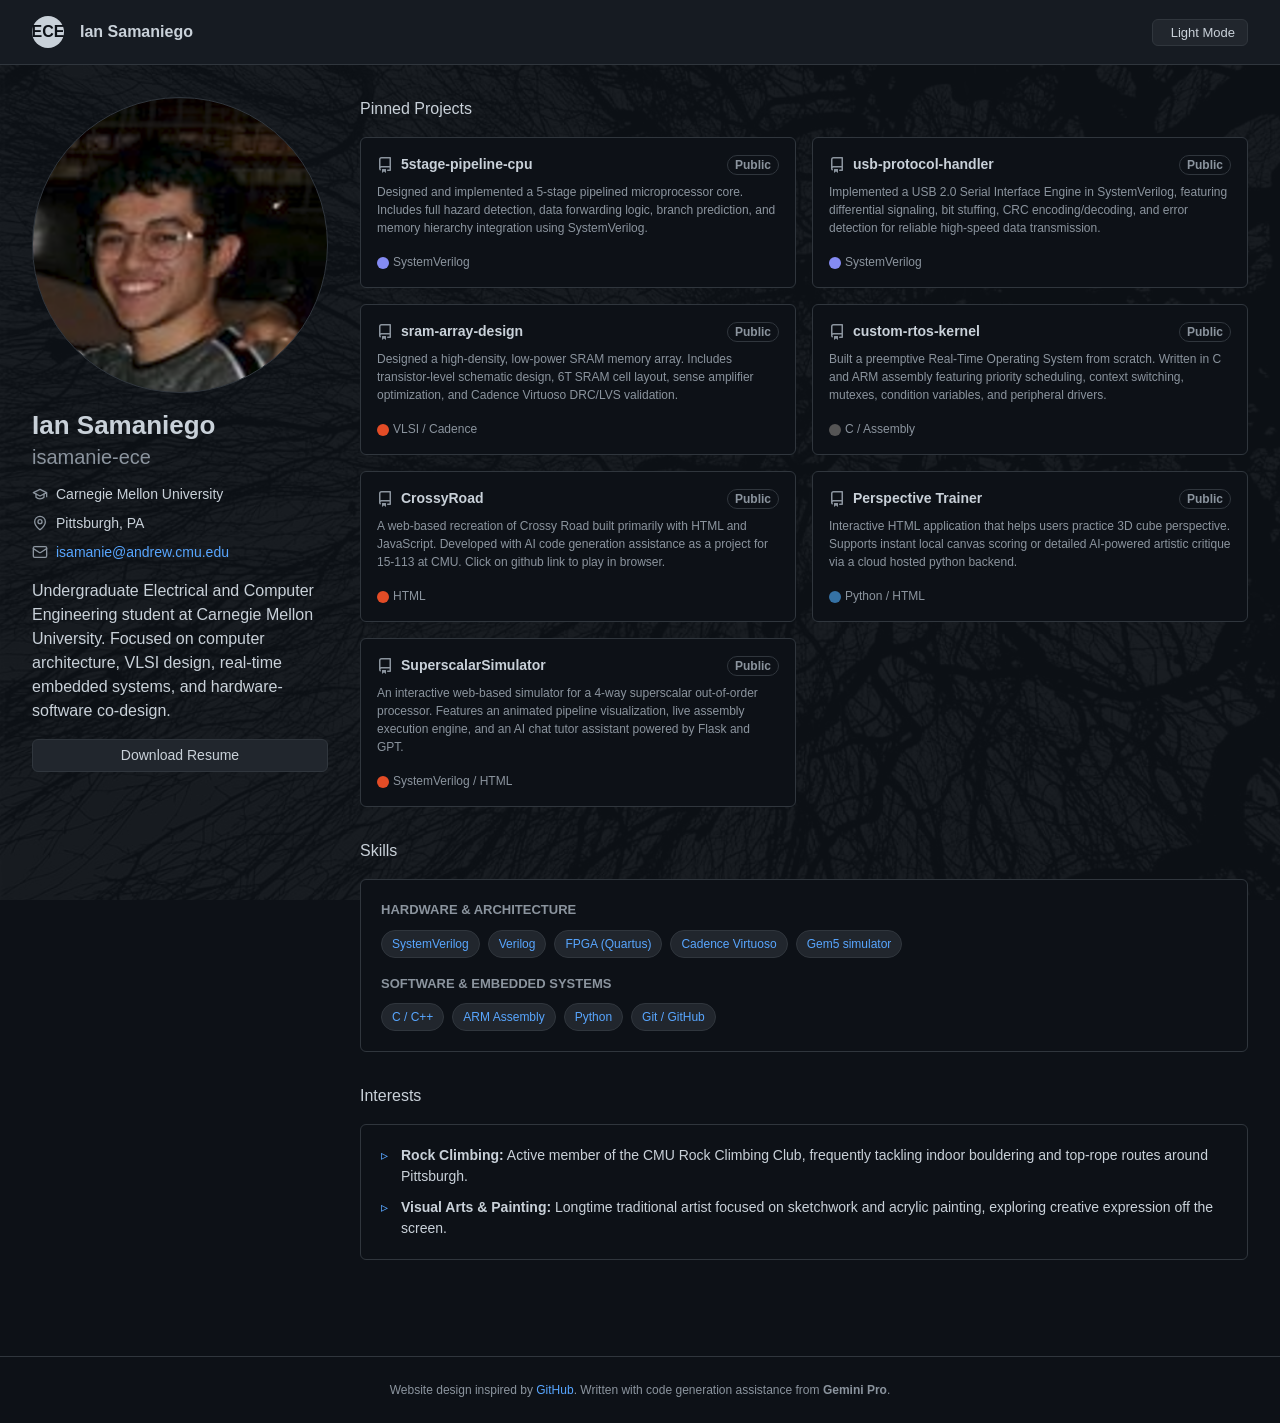
<file: index.html>
<!DOCTYPE html>
<html lang="en">
<head>
    <meta charset="UTF-8">
    <meta name="viewport" content="width=device-width, initial-scale=1.0">
    <title>Portfolio | ECE Undergrad</title>
    <link rel="stylesheet" href="style.css" />
</head>
<body>

    <header>
        <div class="header-brand">
            <div class="header-logo">ECE</div>
            Ian Samaniego
        </div>
        <button class="theme-toggle-btn" id="themeToggleBtn" onclick="toggleTheme()">
            <span id="themeIcon"></span> <span id="themeText">Light Mode</span>
        </button>
    </header>

    <div class="container">
        <aside class="sidebar">
            <div class="avatar"></div>
            <div class="names">
                <h1>Ian Samaniego</h1>
                <h2>isamanie-ece</h2>
            </div>

            <div class="contact-info">
                <ul>
                    <li>
                        <svg class="contact-icon" viewBox="0 0 24 24" stroke-width="2" stroke-linecap="round" stroke-linejoin="round">
                            <path d="M22 10v6M2 10l10-5 10 5-10 5z"/>
                            <path d="M6 12v5c3 3 9 3 12 0v-5"/>
                        </svg>
                        Carnegie Mellon University
                    </li>
                    <li>
                        <svg class="contact-icon" viewBox="0 0 24 24" stroke-width="2" stroke-linecap="round" stroke-linejoin="round">
                            <path d="M20 10c0 4.993-5.539 10.193-7.399 11.799a1 1 0 0 1-1.202 0C9.539 20.193 4 14.993 4 10a8 8 0 0 1 16 0"/>
                            <circle cx="12" cy="10" r="3"/>
                        </svg>
                        Pittsburgh, PA
                    </li>
                    <li>
                        <svg class="contact-icon" viewBox="0 0 24 24" stroke-width="2" stroke-linecap="round" stroke-linejoin="round">
                            <rect width="20" height="16" x="2" y="4" rx="2"/>
                            <path d="m22 7-8.97 5.7a1.94 1.94 0 0 1-2.06 0L2 7"/>
                        </svg>
                        <a href="mailto:isamanie@andrew.cmu.edu">isamanie@andrew.cmu.edu</a>
                    </li>
                </ul>
            </div>

            <div class="bio">
                Undergraduate Electrical and Computer Engineering student at Carnegie Mellon University. Focused on computer architecture, VLSI design, real-time embedded systems, and hardware-software co-design.
            </div>
            <a href="example_resume.txt" class="btn-edit">Download Resume</a>
        </aside>

        <main class="main-content">
            <h2 class="section-header">Pinned Projects</h2>
            <div class="projects-grid">
                
                <div class="project-card" onclick="openProjectModal(
                    '5stage-pipeline-cpu', 
                    'https://github.com/janedoe-ece/5stage-pipeline-cpu',
                    'src/ core.sv, alu.sv, hazard_unit.sv',
                    'Designed and implemented a 5-stage pipelined microprocessor core. Includes full hazard detection, data forwarding logic, branch prediction, and memory hierarchy integration using SystemVerilog.'
                )">
                    <div class="project-title">
                        <svg viewBox="0 0 16 16" width="16" height="16"><path fill-rule="evenodd" d="M2 2.5A2.5 2.5 0 014.5 0h8.75a.75.75 0 01.75.75v12.5a.75.75 0 01-.75.75h-2.5a.75.75 0 110-1.5h1.75v-2h-8a1 1 0 00-.714 1.7.75.75 0 01-1.072 1.05A2.495 2.495 0 012 11.5v-9zm10.5-1V9h-8c-.356 0-.694.074-1 .208V2.5a1 1 0 011-1h8zM5 12.25v3.25a.25.25 0 00.4.2l1.45-1.087a.25.25 0 01.3 0L8.6 15.7a.25.25 0 00.4-.2v-3.25a.25.25 0 00-.25-.25h-3.5a.25.25 0 00-.25.25z"></path></svg>
                        <span>5stage-pipeline-cpu</span>
                        <span class="project-badge">Public</span>
                    </div>
                    <p class="project-desc">Designed and implemented a 5-stage pipelined microprocessor core. Includes full hazard detection, data forwarding logic, branch prediction, and memory hierarchy integration using SystemVerilog.</p>
                    <div class="project-meta">
                        <span><span class="lang-dot" style="background-color: var(--verilog-color);"></span>SystemVerilog</span>
                    </div>
                </div>

                <div class="project-card" onclick="openProjectModal(
                    'usb-protocol-handler', 
                    'https://github.com/janedoe-ece/usb-protocol-handler',
                    'rtl/ usb_sie.sv, crc16.sv, bit_stuffer.sv',
                    'Implemented a USB 2.0 Serial Interface Engine in SystemVerilog, featuring differential signaling, bit stuffing, CRC encoding/decoding, and error detection for reliable high-speed data transmission.'
                )">
                    <div class="project-title">
                        <svg viewBox="0 0 16 16" width="16" height="16"><path fill-rule="evenodd" d="M2 2.5A2.5 2.5 0 014.5 0h8.75a.75.75 0 01.75.75v12.5a.75.75 0 01-.75.75h-2.5a.75.75 0 110-1.5h1.75v-2h-8a1 1 0 00-.714 1.7.75.75 0 01-1.072 1.05A2.495 2.495 0 012 11.5v-9zm10.5-1V9h-8c-.356 0-.694.074-1 .208V2.5a1 1 0 011-1h8zM5 12.25v3.25a.25.25 0 00.4.2l1.45-1.087a.25.25 0 01.3 0L8.6 15.7a.25.25 0 00.4-.2v-3.25a.25.25 0 00-.25-.25h-3.5a.25.25 0 00-.25.25z"></path></svg>
                        <span>usb-protocol-handler</span>
                        <span class="project-badge">Public</span>
                    </div>
                    <p class="project-desc">Implemented a USB 2.0 Serial Interface Engine in SystemVerilog, featuring differential signaling, bit stuffing, CRC encoding/decoding, and error detection for reliable high-speed data transmission.</p>
                    <div class="project-meta">
                        <span><span class="lang-dot" style="background-color: var(--verilog-color);"></span>SystemVerilog</span>
                    </div>
                </div>

                <div class="project-card" onclick="openProjectModal(
                    'sram-array-design', 
                    'https://github.com/janedoe-ece/sram-array-design',
                    'layout/ sram_6t.gds, schematics/ sense_amp.sch',
                    'Designed a high-density, low-power SRAM memory array. Includes transistor-level schematic design, 6T SRAM cell layout, sense amplifier optimization, and Cadence Virtuoso DRC/LVS validation.'
                )">
                    <div class="project-title">
                        <svg viewBox="0 0 16 16" width="16" height="16"><path fill-rule="evenodd" d="M2 2.5A2.5 2.5 0 014.5 0h8.75a.75.75 0 01.75.75v12.5a.75.75 0 01-.75.75h-2.5a.75.75 0 110-1.5h1.75v-2h-8a1 1 0 00-.714 1.7.75.75 0 01-1.072 1.05A2.495 2.495 0 012 11.5v-9zm10.5-1V9h-8c-.356 0-.694.074-1 .208V2.5a1 1 0 011-1h8zM5 12.25v3.25a.25.25 0 00.4.2l1.45-1.087a.25.25 0 01.3 0L8.6 15.7a.25.25 0 00.4-.2v-3.25a.25.25 0 00-.25-.25h-3.5a.25.25 0 00-.25.25z"></path></svg>
                        <span>sram-array-design</span>
                        <span class="project-badge">Public</span>
                    </div>
                    <p class="project-desc">Designed a high-density, low-power SRAM memory array. Includes transistor-level schematic design, 6T SRAM cell layout, sense amplifier optimization, and Cadence Virtuoso DRC/LVS validation.</p>
                    <div class="project-meta">
                        <span><span class="lang-dot" style="background-color: var(--hardware-color);"></span>VLSI / Cadence</span>
                    </div>
                </div>

                <div class="project-card" onclick="openProjectModal(
                    'custom-rtos-kernel', 
                    'https://github.com/janedoe-ece/custom-rtos-kernel',
                    'kernel/ scheduler.c, context_switch.s, mutex.c',
                    'Built a preemptive Real-Time Operating System from scratch. Written in C and ARM assembly featuring priority scheduling, context switching, mutexes, condition variables, and peripheral drivers.'
                )">
                    <div class="project-title">
                        <svg viewBox="0 0 16 16" width="16" height="16"><path fill-rule="evenodd" d="M2 2.5A2.5 2.5 0 014.5 0h8.75a.75.75 0 01.75.75v12.5a.75.75 0 01-.75.75h-2.5a.75.75 0 110-1.5h1.75v-2h-8a1 1 0 00-.714 1.7.75.75 0 01-1.072 1.05A2.495 2.495 0 012 11.5v-9zm10.5-1V9h-8c-.356 0-.694.074-1 .208V2.5a1 1 0 011-1h8zM5 12.25v3.25a.25.25 0 00.4.2l1.45-1.087a.25.25 0 01.3 0L8.6 15.7a.25.25 0 00.4-.2v-3.25a.25.25 0 00-.25-.25h-3.5a.25.25 0 00-.25.25z"></path></svg>
                        <span>custom-rtos-kernel</span>
                        <span class="project-badge">Public</span>
                    </div>
                    <p class="project-desc">Built a preemptive Real-Time Operating System from scratch. Written in C and ARM assembly featuring priority scheduling, context switching, mutexes, condition variables, and peripheral drivers.</p>
                    <div class="project-meta">
                        <span><span class="lang-dot" style="background-color: var(--c-color);"></span>C / Assembly</span>
                    </div>
                </div>
                <div class="project-card" onclick="openProjectModal(
                    'CrossyRoad', 
                    'CrossyRoad/index.html', 
                    'index.html, style.css, script.js',
                    'A web-based recreation of Crossy Road built primarily with HTML and JavaScript. Developed with AI code generation assistance as a project for 15-113 at CMU. Click on github link to play game in browser'
                )">
                    <div class="project-title">
                        <svg viewBox="0 0 16 16" width="16" height="16"><path fill-rule="evenodd" d="M2 2.5A2.5 2.5 0 014.5 0h8.75a.75.75 0 01.75.75v12.5a.75.75 0 01-.75.75h-2.5a.75.75 0 110-1.5h1.75v-2h-8a1 1 0 00-.714 1.7.75.75 0 01-1.072 1.05A2.495 2.495 0 012 11.5v-9zm10.5-1V9h-8c-.356 0-.694.074-1 .208V2.5a1 1 0 011-1h8zM5 12.25v3.25a.25.25 0 00.4.2l1.45-1.087a.25.25 0 01.3 0L8.6 15.7a.25.25 0 00.4-.2v-3.25a.25.25 0 00-.25-.25h-3.5a.25.25 0 00-.25.25z"></path></svg>
                        <span>CrossyRoad</span>
                        <span class="project-badge">Public</span>
                    </div>
                    <p class="project-desc">A web-based recreation of Crossy Road built primarily with HTML and JavaScript. Developed with AI code generation assistance as a project for 15-113 at CMU. Click on github link to play in browser.</p>
                    <div class="project-meta">
                        <span><span class="lang-dot" style="background-color: var(--hardware-color);"></span>HTML</span>
                    </div>
                </div>
                
                <div class="project-card" onclick="openProjectModal(
                    'Perspective Trainer', 
                    'PerspectiveTrainer/templates/index.html', 
                    'index.html, app.py, script.js',
                    'A perspective drawing tool built with HTML and Python that presents one face of a 3D cube and asks users to draw the remaining visible faces. Drawings can be graded using lightweight local math in JavaScript or submitted for in-depth feedback from an AI art critic powered by Flask and OpenAI. Click on the GitHub link to view and access the project.'
                )">
                    <div class="project-title">
                        <svg viewBox="0 0 16 16" width="16" height="16"><path fill-rule="evenodd" d="M2 2.5A2.5 2.5 0 014.5 0h8.75a.75.75 0 01.75.75v12.5a.75.75 0 01-.75.75h-2.5a.75.75 0 110-1.5h1.75v-2h-8a1 1 0 00-.714 1.7.75.75 0 01-1.072 1.05A2.495 2.495 0 012 11.5v-9zm10.5-1V9h-8c-.356 0-.694.074-1 .208V2.5a1 1 0 011-1h8zM5 12.25v3.25a.25.25 0 00.4.2l1.45-1.087a.25.25 0 01.3 0L8.6 15.7a.25.25 0 00.4-.2v-3.25a.25.25 0 00-.25-.25h-3.5a.25.25 0 00-.25.25z"></path></svg>
                        <span>Perspective Trainer</span>
                        <span class="project-badge">Public</span>
                    </div>
                    <p class="project-desc">Interactive HTML application that helps users practice 3D cube perspective. Supports instant local canvas scoring or detailed AI-powered artistic critique via a cloud hosted python backend.</p>
                    <div class="project-meta">
                        <span><span class="lang-dot" style="background-color: #3572A5;"></span>Python / HTML</span>
                    </div>
                </div>

                <div class="project-card" onclick="openProjectModal(
                    'SuperscalarSimulator', 
                    'SS_project/index.html', 
                    'index.html, server.py, top.sv, fetch.sv, rru.sv, issue_queue.sv, rob.sv, prf.sv, execution_units.sv',
                    'An interactive web-based simulator for a 4-way superscalar out-of-order processor. Features an animated pipeline visualization, live assembly execution engine, and an AI chat tutor assistant powered by Flask and GPT.'
                )">
                    <div class="project-title">
                        <svg viewBox="0 0 16 16" width="16" height="16"><path fill-rule="evenodd" d="M2 2.5A2.5 2.5 0 014.5 0h8.75a.75.75 0 01.75.75v12.5a.75.75 0 01-.75.75h-2.5a.75.75 0 110-1.5h1.75v-2h-8a1 1 0 00-.714 1.7.75.75 0 01-1.072 1.05A2.495 2.495 0 012 11.5v-9zm10.5-1V9h-8c-.356 0-.694.074-1 .208V2.5a1 1 0 011-1h8zM5 12.25v3.25a.25.25 0 00.4.2l1.45-1.087a.25.25 0 01.3 0L8.6 15.7a.25.25 0 00.4-.2v-3.25a.25.25 0 00-.25-.25h-3.5a.25.25 0 00-.25.25z"></path></svg>
                        <span>SuperscalarSimulator</span>
                        <span class="project-badge">Public</span>
                    </div>
                    <p class="project-desc">An interactive web-based simulator for a 4-way superscalar out-of-order processor. Features an animated pipeline visualization, live assembly execution engine, and an AI chat tutor assistant powered by Flask and GPT.</p>
                    <div class="project-meta">
                        <span><span class="lang-dot" style="background-color: var(--hardware-color);"></span>SystemVerilog / HTML</span>
                    </div>
                </div>



            </div>



            <h2 class="section-header extra-space">Skills</h2>
        
            <div class="skills-box">
                <div class="skill-category">
                    <h3>Hardware & Architecture</h3>
                    <div class="badges-group">
                        <span class="badge">SystemVerilog</span>
                        <span class="badge">Verilog</span>
                        <span class="badge">FPGA (Quartus)</span>
                        <span class="badge">Cadence Virtuoso</span>
                        <span class="badge">Gem5 simulator</span>
                    </div>
                </div>
            
                <div class="skill-category">
                    <h3>Software & Embedded Systems</h3>
                    <div class="badges-group">
                        <span class="badge">C / C++</span>
                        <span class="badge">ARM Assembly</span>
                        <span class="badge">Python</span>
                        <span class="badge">Git / GitHub</span>
                    </div>
                </div>
            </div>

            <h2 class="section-header extra-space">Interests</h2>
            <div class="interests-box">
                <ul class="interests-list">
                <li><strong>Rock Climbing:</strong> Active member of the CMU Rock Climbing Club, frequently tackling indoor bouldering and top-rope routes around Pittsburgh.</li>
                <li><strong>Visual Arts & Painting:</strong> Longtime traditional artist focused on sketchwork and acrylic painting, exploring creative expression off the screen.</li>
            </ul>
            </div>
        </main>
    </div>

    <div class="modal-overlay" id="modalOverlay" onclick="closeModalOnOverlay(event)">
        <div class="modal-container">
            <div class="modal-header">
                <div class="modal-title">
                    <svg viewBox="0 0 16 16" width="16" height="16" fill="var(--text-secondary)"><path fill-rule="evenodd" d="M2 2.5A2.5 2.5 0 014.5 0h8.75a.75.75 0 01.75.75v12.5a.75.75 0 01-.75.75h-2.5a.75.75 0 110-1.5h1.75v-2h-8a1 1 0 00-.714 1.7.75.75 0 01-1.072 1.05A2.495 2.495 0 012 11.5v-9zm10.5-1V9h-8c-.356 0-.694.074-1 .208V2.5a1 1 0 011-1h8zM5 12.25v3.25a.25.25 0 00.4.2l1.45-1.087a.25.25 0 01.3 0L8.6 15.7a.25.25 0 00.4-.2v-3.25a.25.25 0 00-.25-.25h-3.5a.25.25 0 00-.25.25z"></path></svg>
                    <span id="modalProjectName">Project Title</span>
                </div>
                <div class="modal-actions">
                    <a id="modalExternalLink" href="#" target="_blank" rel="noopener noreferrer" class="external-link-btn">Open directly on GitHub ↗</a>
                    <button class="close-modal-btn" onclick="closeProjectModal()">&times;</button>
                </div>
            </div>
            <div class="modal-body">
                <ul class="file-list" id="modalFileList">
                    </ul>
                <div class="readme-box">
                    <div class="readme-header">📄 README.md</div>
                    <div id="modalReadmeContent">
                        </div>
                </div>
            </div>
        </div>
    </div>

    <footer>
        <p>Website design inspired by <a href="https://github.com" target="_blank" rel="noopener noreferrer">GitHub</a>. Written with code generation assistance from <strong>Gemini Pro</strong>.</p>
    </footer>

    <script src="main.js"></script>
</body>
</html>
</file>
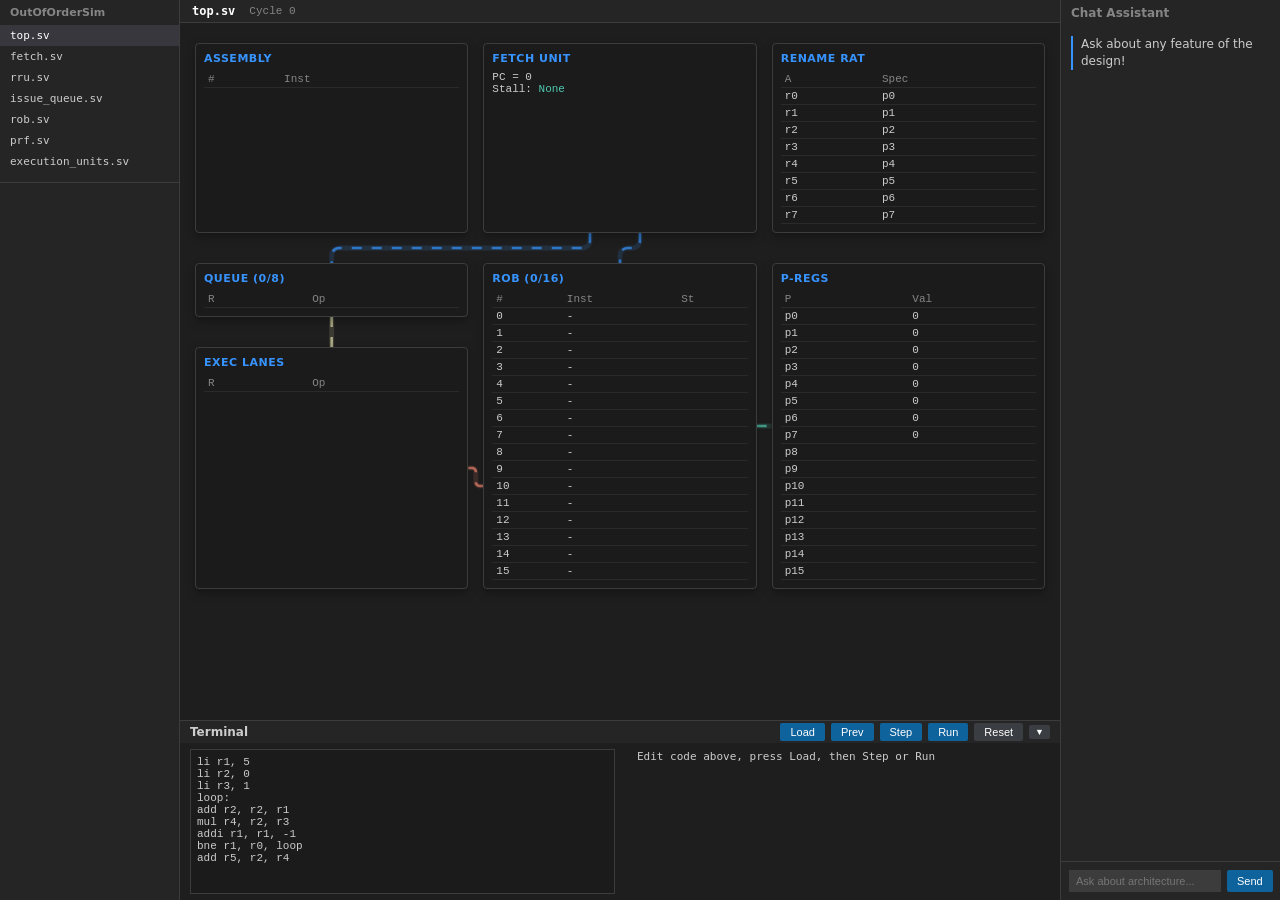
<file: SS_project/index.html>
<!DOCTYPE html>
<html lang="en">
<head>
<meta charset="utf-8">
<meta name="viewport" content="width=device-width,initial-scale=1">
<title>OoO Simulator - Compact Layout</title>
<style>
    :root {
        --bg: #1e1e1e;
        --side: #252526;
        --bar: #333;
        --bd: #3c3c3c;
        --tx: #ccc;
        --dim: #858585;
        --ac: #3794ff; /* Action / Fetch */
        --ok: #4ec9b0; /* Commit / OK */
        --wn: #dcdcaa; /* Issue / Warning */
        --er: #f48771; /* Execute / Error */
    }

    * { box-sizing: border-box; }
    
    html, body {
        height: 100%; margin: 0;
        background: var(--bg); color: var(--tx);
        font: 12px "Segoe UI", system-ui, sans-serif;
    }

    .monospace { font-family: Consolas, "Courier New", monospace; font-size: 11px; }

    /* Grid Layout */
    #app {
        display: grid; height: 100%;
        grid-template-columns: 180px 1fr 220px;
        grid-template-rows: 1fr 180px;
    }

    /* Terminal Collapsed State */
    #app.term-collapsed {
        grid-template-rows: 1fr auto;
    }
    #app.term-collapsed #code-area {
        display: none;
    }

    /* Sidebar */
    #sidebar {
        grid-row: 1 / 3; background: var(--side);
        border-right: 1px solid var(--bd); overflow: auto;
    }
    #sidebar h4 { margin: 0; padding: 6px 10px; font-weight: 600; color: var(--dim); font-size: 11px;}
    
    .file-tab { padding: 4px 10px; cursor: pointer; font-family: Consolas, monospace; font-size: 11px;}
    .file-tab:hover { background: #2a2d2e; }
    .file-tab.active { background: #37373d; color: #fff; }
    
    #summary {
        padding: 8px 10px; color: var(--dim); line-height: 1.4;
        border-top: 1px solid var(--bd); margin-top: 10px;
    }

    /* Main Editor / Visualizer Area */
    #editor { 
        display: flex; flex-direction: column;
        background: var(--bg); position: relative;
        overflow: hidden; 
    }
    
    #tabs {
        background: var(--side); padding: 4px 12px;
        border-bottom: 1px solid var(--bd); position: relative;
        display: flex; gap: 14px; align-items: center; z-index: 30;
    }
    #tabs b { color: #fff; font-family: Consolas, monospace; font-size: 12px; }

    /* Scrollable Canvas area */
    #scroll-area {
        flex: 1; overflow: auto; position: relative;
    }

    #editor-canvas {
        position: relative;
        width: 100%; min-height: 100%;
    }

    /* --- THE COMPACT RESPONSIVE GRID --- */
    .layout-top {
        display: grid;
        grid-template-columns: repeat(3, minmax(0, 1fr));
        grid-template-rows: auto auto 1fr;
        grid-template-areas:
            "code fetch rru"
            "iq   rob   prf"
            "ex   rob   prf";
        gap: 30px 15px; 
        padding: 20px 15px; 
    }
    .layout-single {
        display: flex; flex-direction: column; gap: 15px; padding: 20px; max-width: 800px;
    }

    /* Assign grid areas to panels */
    #panel-code { grid-area: code; }
    #panel-fetch { grid-area: fetch; }
    #panel-rru { grid-area: rru; }
    #panel-iq { grid-area: iq; }
    #panel-rob { grid-area: rob; }
    #panel-prf { grid-area: prf; }
    #panel-ex { grid-area: ex; }

    /* SVG PCB Traces Layer */
    #wire-layer {
        position: absolute; top: 0; left: 0; width: 100%; height: 100%;
        pointer-events: none; z-index: 1;
    }
    .wire-base { fill: none; stroke-width: 5px; opacity: 0.15; }
    .wire-anim {
        fill: none; stroke-width: 2.5px; stroke-dasharray: 10 10;
        opacity: 0.7; animation: dash-flow 15s linear infinite;
    }
    @keyframes dash-flow { to { stroke-dashoffset: -1000; } }

    /* Component Panels Layer */
    #body-content { position: relative; z-index: 2; }
    
    .panel { 
        border: 1px solid var(--bd); background: rgba(27, 27, 28, 0.98); 
        padding: 8px; position: relative; border-radius: 4px;
        box-shadow: 0 4px 10px rgba(0,0,0,0.3);
        width: 100%; overflow-x: auto;
    }
    .panel h5 { margin: 0 0 6px; color: var(--ac); font-size: 11px; font-weight: 600; text-transform: uppercase; letter-spacing: 0.5px; }
    
    table { border-collapse: collapse; width: 100%; }
    td, th { border-bottom: 1px solid #2a2a2a; padding: 2px 4px; text-align: left; font-weight: 400; }
    th { color: var(--dim); }

    /* Status Colors */
    .status-dim { color: var(--dim); }
    .status-warn { color: var(--wn); }
    .status-ok { color: var(--ok); }
    .status-action { color: var(--ac); }
    .status-squashed { color: var(--er); text-decoration: line-through; }
    .highlight-row { background: #264f78; }

    /* Terminal */
    #terminal {
        grid-column: 2; border-top: 1px solid var(--bd);
        background: var(--bg); display: flex; flex-direction: column; min-height: 0;
    }
    #terminal .toolbar {
        display: flex; gap: 6px; padding: 2px 10px;
        background: var(--side); align-items: center;
    }
    #terminal textarea {
        flex: 1; background: #1b1b1c; color: var(--tx); border: 1px solid var(--bd);
        margin: 6px 10px; padding: 6px; resize: none; min-height: 0; outline: none;
    }
    #log { flex: 1; overflow: auto; padding: 6px 12px; white-space: pre-wrap; line-height: 1.4; font-family: monospace; font-size: 11px;}
    #code-area { display: flex; min-height: 0; flex: 1; }
    #code-area textarea { flex: 1; }
    #code-area #log { flex: 1; }

    button { background: #0e639c; color: #fff; border: 0; padding: 3px 10px; cursor: pointer; border-radius: 2px; font-size: 11px;}
    button:hover { background: #1177bb; }
    button.secondary { background: #3a3d41; }
    button.secondary:hover { background: #4a4d51; }

    /* Chat UI */
    #chat {
        grid-row: 1 / 3; grid-column: 3; border-left: 1px solid var(--bd);
        background: var(--side); display: flex; flex-direction: column; min-height: 0;
    }
    #chat-messages { flex: 1; overflow: auto; padding: 10px; }
    .msg-user, .msg-ai { margin-bottom: 10px; line-height: 1.4; white-space: pre-wrap; }
    .msg-user { color: #fff; font-weight: 600; }
    .msg-ai { color: var(--tx); border-left: 2px solid var(--ac); padding-left: 8px; }
    #chat-input-area { display: flex; gap: 6px; padding: 8px; border-top: 1px solid var(--bd); }
    #chat-input-area input { flex: 1; background: #3c3c3c; border: 1px solid var(--bd); color: #fff; padding: 4px 6px; outline: none; font-size: 11px;}

    /* CSS Row Flash Animations */
    @keyframes flash-fetch { 0% { background-color: rgba(55, 148, 255, 0.4); } 100% { background-color: transparent; } }
    @keyframes flash-issue { 0% { background-color: rgba(220, 220, 170, 0.4); } 100% { background-color: transparent; } }
    @keyframes flash-exec { 0% { background-color: rgba(244, 135, 113, 0.4); } 100% { background-color: transparent; } }
    .anim-fetch { animation: flash-fetch 1s ease-out; }
    .anim-issue { animation: flash-issue 1s ease-out; }
    .anim-exec  { animation: flash-exec 1s ease-out; }

    /* FLYING BOX ALONG PATHS OVERLAY */
    #animation-layer {
        position: absolute; top: 0; left: 0; width: 100%; height: 100%;
        pointer-events: none; overflow: hidden; z-index: 20;
    }

    .fly-box {
        position: absolute; top: 0; left: 0;
        width: 20px; height: 20px; margin: -10px 0 0 -10px;
        color: #1e1e1e; font-size: 10px; font-weight: bold; font-family: monospace;
        display: flex; align-items: center; justify-content: center;
        border-radius: 3px; box-shadow: 0 2px 6px rgba(0,0,0,0.8);
        offset-rotate: 0deg; 
        opacity: 0;
    }

    @keyframes travel-path {
        0%   { offset-distance: 0%; opacity: 0; transform: scale(0.5); }
        15%  { opacity: 1; transform: scale(1); }
        85%  { opacity: 1; transform: scale(1); }
        100% { offset-distance: 100%; opacity: 0; transform: scale(0.5); }
    }

    @media(max-width: 900px) {
        #app { grid-template-columns: 1fr; grid-template-rows: auto auto 260px auto; }
        #sidebar, #chat { grid-row: auto; grid-column: 1; }
        #terminal { grid-column: 1; }
    }
</style>
</head>
<body>
<div id="app">
    <div id="sidebar">
        <h4>OutOfOrderSim</h4>
        <div id="files-list"></div>
        <div id="summary" class="monospace"></div>
    </div>
    
    <div id="editor">
        <div id="tabs"></div>
        <div id="scroll-area">
            <div id="editor-canvas">
                <svg id="wire-layer" xmlns="http://www.w3.org/2000/svg"></svg>
                <div id="body-content"></div>
                <div id="animation-layer"></div>
            </div>
        </div>
    </div>
    
    <div id="terminal">
        <div class="toolbar">
            <span id="terminal-title" style="font-weight: 600;">Terminal</span>
            <span style="flex:1"></span>
            <button id="btn-load">Load</button>
            <button id="btn-prev">Prev</button>
            <button id="btn-step">Step</button>
            <button id="btn-run">Run</button>
            <button id="btn-reset" class="secondary">Reset</button>
            <button id="btn-toggle-term" class="secondary" style="padding: 2px 6px; font-size: 9px;" title="Toggle Terminal">▼</button>
        </div>
        <div id="code-area">
            <textarea id="src-code" class="monospace" spellcheck="false"></textarea>
            <div id="log" class="monospace"></div>
        </div>
    </div>
    
    <div id="chat">
        <div class="toolbar" style="padding: 6px 10px; color: var(--dim); font-weight: 600;">Chat Assistant</div>
        <div id="chat-messages"><div class="msg-ai">Ask about any feature of the design!</div></div>
        <div id="chat-input-area">
            <input id="chat-input" placeholder="Ask about architecture...">
            <button id="btn-send">Send</button>
        </div>
    </div>
</div>

<script>
// --- Backend URL ---
const BACKEND_URL = "https://superscalar.onrender.com";

// --- Constants & Config ---
const WIDTH = 4, ROB_SIZE = 16, IQ_SIZE = 8, NUM_PHYSICAL_REGS = 16, NUM_ARCH_REGS = 8, MAX_INSTRUCTIONS = 16;
const $ = id => document.getElementById(id);
const FILES = ['top.sv', 'fetch.sv', 'rru.sv', 'issue_queue.sv', 'rob.sv', 'prf.sv', 'execution_units.sv'];

const INFO = {
    'top.sv': { title: 'Whole pipeline overview.', alts: [] },
    'fetch.sv': { title: 'Fetches instructions.', alts: [] },
    'rru.sv': { title: 'Register Rename Unit.', alts: [] },
    'issue_queue.sv': { title: 'Unified issue queue.', alts: [] },
    'rob.sv': { title: 'Reorder buffer.', alts: [] },
    'prf.sv': { title: 'Physical registers.', alts: [] },
    'execution_units.sv': { title: 'Execution lanes.', alts: [] }
};

const DEFAULT_ASM = 
`li r1, 5
li r2, 0
li r3, 1
loop:
add r2, r2, r1
mul r4, r2, r3
addi r1, r1, -1
bne r1, r0, loop
add r5, r2, r4`;

// --- CPU State ---
let cpu, currentFile = 'top.sv', runTimer = null;
let cpuHistory = []; // Tracks historical states for Prev button

function initSimulation(keepProgram = false) {
    const program = keepProgram ? (cpu ? cpu.program : []) : [];
    cpuHistory = [];
    cpu = {
        cycle: 0, pc: 0, instIdCounter: 0, program: program,
        rob: Array(ROB_SIZE).fill(null), robHead: 0, robCount: 0, iq: [], execLanes: [],
        pregState: Array(NUM_PHYSICAL_REGS).fill(0).map((_, i) => i < NUM_ARCH_REGS ? 3 : 0),
        pregValues: Array(NUM_PHYSICAL_REGS).fill(0),
        speculativeRAT: [...Array(NUM_ARCH_REGS).keys()], architecturalRAT: [...Array(NUM_ARCH_REGS).keys()],
        stall: false, retiredCount: 0, flushCount: 0, stallReason: '', fetchGroup: [],
        anim: { fetched: [], issued: [], executed: [], committed: [] }
    };
}

function writeLog(text, isError = false) {
    const logEl = $('log'); 
    if(isError) logEl.innerHTML += `<span style="color:var(--er)">${text}</span>\n`;
    else logEl.textContent += text + '\n'; 
    logEl.scrollTop = 1e9;
}

// --- Assembly Parser ---
function parseAssembly() {
    const parsedInsts = [], labels = {}; let instCount = 0;
    for (const rawLine of $('src-code').value.split('\n')) {
        let line = rawLine.split('#')[0].trim(); if (!line) continue;
        let match; while ((match = line.match(/^(\w+):\s*(.*)$/))) { labels[match[1]] = instCount; line = match[2]; }
        if (!line) continue;
        
        const parts = line.replace(/,/g, ' ').split(/\s+/);
        const op = parts[0].toLowerCase(), getReg = x => parseInt(/^r([0-7])$/i.exec(x)[1]);
        let inst = { op: op, rawText: line };
        
        if (op === 'li') { inst.dest = getReg(parts[1]); inst.imm = parseInt(parts[2]); } 
        else if (op === 'addi') { inst.dest = getReg(parts[1]); inst.src1 = getReg(parts[2]); inst.imm = parseInt(parts[3]); } 
        else if (['add', 'sub', 'mul'].includes(op)) { inst.dest = getReg(parts[1]); inst.src1 = getReg(parts[2]); inst.src2 = getReg(parts[3]); } 
        else if (['beq', 'bne'].includes(op)) { inst.src1 = getReg(parts[1]); inst.src2 = getReg(parts[2]); inst.label = parts[3]; } 
        parsedInsts.push(inst); instCount++;
    }
    parsedInsts.forEach(inst => { if (inst.label !== undefined) inst.targetPc = labels[inst.label]; });
    return parsedInsts;
}

function handleLoad() {
    try { const p = parseAssembly(); initSimulation(); cpu.program = p; writeLog('Loaded ' + p.length + ' insts'); renderUI(); return true; } 
    catch (e) { writeLog('Error compiling code: ' + e, true); return false; }
}

const getAge = robIndex => (robIndex - cpu.robHead + ROB_SIZE) % ROB_SIZE;
const getFreePregs = () => cpu.pregState.map((val, idx) => val === 0 ? idx : -1).filter(idx => idx >= 0);

function simulatePrev() {
    if (cpuHistory.length > 0) {
        cpu = cpuHistory.pop();
        renderUI();
        if (currentFile === 'top.sv') updateWires();
    } else {
        writeLog('Already at cycle 0', true);
    }
}

function simulateStep() {
    try {
        if (!cpu.program.length) { writeLog('Load program first', true); return false; }
        
        // Save state snapshot for time-travel (Prev button)
        cpuHistory.push(JSON.parse(JSON.stringify(cpu)));

        cpu.cycle++;
        cpu.anim = { fetched: [], issued: [], executed: [], committed: [] }; 

        if (cpu.stall && cpu.robCount === 0) {
            cpu.speculativeRAT = [...cpu.architecturalRAT]; cpu.stall = false;
        }

        let numCommitted = 0;
        for (let i = 0; i < WIDTH && cpu.robCount > 0; i++) {
            const robEntry = cpu.rob[cpu.robHead];
            if (!(robEntry.done || robEntry.squashed)) break;
            if (robEntry.preg !== null) {
                if (robEntry.squashed) cpu.pregState[robEntry.preg] = 0;
                else {
                    const oldPreg = cpu.architecturalRAT[robEntry.areg];
                    if (oldPreg !== robEntry.preg) cpu.pregState[oldPreg] = 0;
                    cpu.pregState[robEntry.preg] = 3; cpu.architecturalRAT[robEntry.areg] = robEntry.preg;
                }
            }
            if (!robEntry.squashed) { cpu.retiredCount++; cpu.anim.committed.push(robEntry.id); }
            cpu.rob[cpu.robHead] = null; cpu.robHead = (cpu.robHead + 1) % ROB_SIZE; cpu.robCount--; numCommitted++;
        }

        const newlyDone = cpu.execLanes.filter(e => e.remCycles <= 0).slice(0, WIDTH);
        cpu.execLanes.forEach(e => { if (!newlyDone.includes(e)) e.remCycles--; });
        cpu.execLanes = cpu.execLanes.filter(e => !newlyDone.includes(e));
        
        let mispredict = null;
        for (const e of newlyDone) {
            if (e.destPreg !== null) { cpu.pregValues[e.destPreg] = e.val; if (cpu.pregState[e.destPreg] === 1) cpu.pregState[e.destPreg] = 2; }
            cpu.rob[e.robIdx].done = true; cpu.anim.executed.push(e.id);
            if (e.isBranch && e.taken && (mispredict === null || getAge(e.robIdx) < getAge(mispredict.robIdx))) mispredict = e;
        }

        const issuedThisCycle = [];
        for (let k = 0; k < cpu.iq.length && issuedThisCycle.length < WIDTH; k++) {
            if (cpu.iq[k].ready1 && cpu.iq[k].ready2) issuedThisCycle.push(...cpu.iq.splice(k--, 1));
        }
        
        for (const q of issuedThisCycle) {
            const inst = q.inst, val1 = inst.src1 != null ? cpu.pregValues[q.preg1] : 0, val2 = inst.src2 != null ? cpu.pregValues[q.preg2] : 0;
            const e = { id: q.id, robIdx: q.robIdx, destPreg: q.destPreg, inst: inst, remCycles: inst.op === 'mul' ? 2 : 0, isBranch: !!inst.label, val: 0 };
            if (inst.op === 'li') e.val = inst.imm; else if (inst.op === 'add') e.val = val1 + val2; else if (inst.op === 'mul') e.val = val1 * val2; else if (inst.op === 'addi') e.val = val1 + inst.imm;
            else e.taken = (val1 !== val2);
            cpu.execLanes.push(e); cpu.anim.issued.push(q.id);
        }

        let flushedThisCycle = false;
        if (mispredict) {
            flushedThisCycle = true; cpu.flushCount++; const age = getAge(mispredict.robIdx);
            for (let k = 0; k < ROB_SIZE; k++) if (cpu.rob[k] && getAge(k) > age) cpu.rob[k].squashed = true;
            cpu.iq = cpu.iq.filter(q => getAge(q.robIdx) <= age); cpu.execLanes = cpu.execLanes.filter(e => getAge(e.robIdx) <= age);
            cpu.pc = mispredict.inst.targetPc; cpu.stall = true; cpu.fetchGroup = [];
        }

        cpu.stallReason = flushedThisCycle ? 'flush' : cpu.stall ? 'draining' : (cpu.robCount > ROB_SIZE - WIDTH) ? 'ROB full' : (IQ_SIZE - cpu.iq.length < WIDTH) ? 'IQ full' : (getFreePregs().length < WIDTH) ? 'No PRF' : '';
        
        cpu.fetchGroup = [];
        if (!cpu.stallReason) {
            const numToFetch = Math.min(WIDTH, cpu.program.length - cpu.pc), freePregs = getFreePregs();
            for (let k = 0; k < numToFetch; k++) {
                const inst = cpu.program[cpu.pc + k], qEntry = { id: cpu.instIdCounter++, inst: inst, ready1: true, ready2: true };
                if (inst.src1 != null) { qEntry.preg1 = cpu.speculativeRAT[inst.src1]; qEntry.ready1 = cpu.pregState[qEntry.preg1] >= 2; }
                if (inst.src2 != null) { qEntry.preg2 = cpu.speculativeRAT[inst.src2]; qEntry.ready2 = cpu.pregState[qEntry.preg2] >= 2; }
                
                qEntry.robIdx = (cpu.robHead + cpu.robCount) % ROB_SIZE;
                if (inst.dest != null) { qEntry.destPreg = freePregs[k]; cpu.pregState[qEntry.destPreg] = 1; cpu.speculativeRAT[inst.dest] = qEntry.destPreg; }
                
                cpu.rob[qEntry.robIdx] = { id: qEntry.id, inst: inst, areg: inst.dest, preg: qEntry.destPreg, done: false, squashed: false };
                cpu.robCount++; cpu.iq.push(qEntry); cpu.fetchGroup.push(inst.rawText); cpu.anim.fetched.push(qEntry.id); 
            }
            cpu.pc += numToFetch;
        }

        for (const e of newlyDone) {
            if (e.destPreg != null) for (const q of cpu.iq) { if (q.preg1 === e.destPreg) q.ready1 = true; if (q.preg2 === e.destPreg) q.ready2 = true; }
        }
        
        renderUI();
        if (currentFile === 'top.sv') setTimeout(triggerFlyAnimations, 20); 
        
        return cpu.pc < cpu.program.length || cpu.robCount > 0 || cpu.execLanes.length > 0 || cpu.iq.length > 0 || cpu.stall;
    } catch (err) {
        writeLog(`Engine Error: ${err.message}`, true);
        if (runTimer) $('btn-run').click();
        return false;
    }
}

// --- UI Rendering ---
const renderTable = (headers, rows) => `<table class="monospace"><tr>${headers.map(h => `<th>${h}</th>`).join('')}</tr>${rows.join('')}</table>`;
const renderPanel = (id, title, body) => `<div class="panel" id="panel-${id}"><h5>${title}</h5>${body}</div>`;

function renderComponent(name) {
    if (name === 'code') return renderPanel('code', `Assembly`, renderTable(['#', 'Inst'], cpu.program.map((i, k) => `<tr class="${k === cpu.pc ? 'highlight-row' : ''}"><td>${k}</td><td>${i.rawText}</td></tr>`)));
    if (name === 'fetch') return renderPanel('fetch', 'Fetch Unit', `<div class="monospace" style="margin-bottom:6px">PC = ${cpu.pc}<br>Stall: <span class="${cpu.stallReason?'status-squashed':'status-ok'}">${cpu.stallReason || 'None'}</span></div>`);
    if (name === 'iq') return renderPanel('iq', `Queue (${cpu.iq.length}/${IQ_SIZE})`, renderTable(['R', 'Op'], cpu.iq.map(q => `<tr class="${cpu.anim.fetched.includes(q.id) ? 'anim-fetch' : ''}"><td>${q.robIdx}</td><td>${q.inst.rawText}</td></tr>`)));
    if (name === 'rob') return renderPanel('rob', `ROB (${cpu.robCount}/${ROB_SIZE})`, renderTable(['#', 'Inst', 'St'], cpu.rob.map((e,k) => e ? `<tr class="${cpu.anim.fetched.includes(e.id) ? 'anim-fetch' : cpu.anim.executed.includes(e.id) ? 'anim-exec' : ''}"><td>${k}</td><td class="${e.squashed?'status-squashed':e.done?'status-ok':''}">${e.inst.rawText}</td><td>${e.squashed?'SQ':e.done?'OK':'W'}</td></tr>` : `<tr><td>${k}</td><td>-</td><td></td></tr>`)));
    if (name === 'prf') return renderPanel('prf', 'P-Regs', renderTable(['P', 'Val'], cpu.pregState.map((val, i) => `<tr><td>p${i}</td><td>${val >= 2 ? cpu.pregValues[i] : ''}</td></tr>`)));
    if (name === 'rru') return renderPanel('rru', 'Rename RAT', renderTable(['A', 'Spec'], cpu.speculativeRAT.map((p, i) => `<tr><td>r${i}</td><td>p${p}</td></tr>`)));
    if (name === 'ex') return renderPanel('ex', 'Exec Lanes', renderTable(['R', 'Op'], cpu.execLanes.map(e => `<tr class="${cpu.anim.issued.includes(e.id) ? 'anim-issue' : ''}"><td>${e.robIdx}</td><td>${e.inst.rawText}</td></tr>`)));
    return '';
}

const VIEWS = { 
    'top.sv': ['code', 'fetch', 'rru', 'iq', 'rob', 'prf', 'ex'],
    'fetch.sv': ['fetch'],
    'rru.sv': ['rru'],
    'issue_queue.sv': ['iq'],
    'rob.sv': ['rob'],
    'prf.sv': ['prf'],
    'execution_units.sv': ['ex']
};

function renderUI() {
    try {
        const layoutViews = VIEWS[currentFile] || [];
        const container = $('body-content');
        container.innerHTML = layoutViews.map(renderComponent).join('');
        
        if (currentFile === 'top.sv') {
            container.className = 'layout-top';
            updateWires();
        } else {
            container.className = 'layout-single';
            $('wire-layer').innerHTML = '';
        }
        
        $('tabs').innerHTML = `<b>${currentFile}</b><span class="monospace status-dim"> Cycle ${cpu.cycle}</span>`;
        $('files-list').innerHTML = FILES.map(f => `<div class="file-tab ${f === currentFile ? 'active' : ''}" onclick="navigate('${f}')">${f}</div>`).join('');
        
        // Show/Hide terminal controls
        $('src-code').style.display = $('btn-load').style.display =$('btn-run').style.display = $('btn-prev').style.display =$('btn-step').style.display = (currentFile === 'top.sv') ? '' : 'none';
        
    } catch (err) {
        writeLog(`UI Render Error: ${err.message}`, true);
    }
}

function navigate(file) { 
    currentFile = file; 
    if (file === 'top.sv') {
        $('log').innerHTML = '';
        if (cpu.cycle === 0) writeLog('Edit code above, press Load, then Step or Run');
    } else {
        const info = INFO[file];
        $('log').innerHTML = `<b style="font-size:13px;color:var(--ac)">${file}</b>\n${info.title}`;
    }
    renderUI(); 
}

// --- TERMINAL TOGGLE ---
$('btn-toggle-term').onclick = () => {
    const app = $('app');
    const btn = $('btn-toggle-term');
    app.classList.toggle('term-collapsed');
    btn.textContent = app.classList.contains('term-collapsed') ? '▲' : '▼';
    requestAnimationFrame(() => requestAnimationFrame(updateWires));
};

// --- ORTHOGONAL PCB-STYLE SVG ROUTING ---
const CONNECTIONS = {
    'fetch_iq':  { from: 'panel-fetch', fEdge: 'bottom', to: 'panel-iq', tEdge: 'top', color: 'ac', ox1: -30, oy1: 0, ox2: 0, oy2: 0 },
    'fetch_rob': { from: 'panel-fetch', fEdge: 'bottom', to: 'panel-rob', tEdge: 'top', color: 'ac', ox1: 20, oy1: 0, ox2: 0, oy2: 0 },
    'iq_ex':     { from: 'panel-iq', fEdge: 'bottom', to: 'panel-ex', tEdge: 'top', color: 'wn', ox1: 0, oy1: 0, ox2: 0, oy2: 0 },
    'ex_rob':    { from: 'panel-ex', fEdge: 'right', to: 'panel-rob', tEdge: 'left', color: 'er', ox1: 0, oy1: 0, ox2: 0, oy2: 60 },
    'rob_prf':   { from: 'panel-rob', fEdge: 'right', to: 'panel-prf', tEdge: 'left', color: 'ok', ox1: 0, oy1: 0, ox2: 0, oy2: 0 }
};

function getOrthogonalPathString(fId, fEdge, tId, tEdge, ox1, oy1, ox2, oy2, animOffset = 0) {
    const fromEl = $(fId), toEl =$(tId);
    if (!fromEl || !toEl) return '';
    
    const canvas = $('editor-canvas').getBoundingClientRect();
    const r1 = fromEl.getBoundingClientRect(), r2 = toEl.getBoundingClientRect();
    
    let startX = r1.left + r1.width/2 + ox1;
    let startY = r1.top + r1.height/2 + oy1;
    if (fEdge === 'bottom') startY = r1.bottom + oy1;
    if (fEdge === 'top') startY = r1.top + oy1;
    if (fEdge === 'right') startX = r1.right + ox1;
    if (fEdge === 'left') startX = r1.left + ox1;
    
    let endX = r2.left + r2.width/2 + ox2;
    let endY = r2.top + r2.height/2 + oy2;
    if (tEdge === 'bottom') endY = r2.bottom + oy2;
    if (tEdge === 'top') endY = r2.top + oy2;
    if (tEdge === 'right') endX = r2.right + ox2;
    if (tEdge === 'left') endX = r2.left + ox2;

    startX = startX - canvas.left + animOffset; startY = startY - canvas.top + animOffset;
    endX = endX - canvas.left + animOffset; endY = endY - canvas.top + animOffset;

    let pts = [{x: startX, y: startY}];
    let midX = startX + (endX - startX)/2;
    let midY = startY + (endY - startY)/2;

    if (fEdge === 'bottom' && tEdge === 'top') {
        pts.push({x: startX, y: midY});
        pts.push({x: endX, y: midY});
    } else if (fEdge === 'right' && tEdge === 'left') {
        pts.push({x: midX, y: startY});
        pts.push({x: midX, y: endY});
    } else if (fEdge === 'right' && tEdge === 'bottom') {
        pts.push({x: endX, y: startY});
    } else {
        pts.push({x: startX, y: midY});
        pts.push({x: endX, y: midY});
    }
    pts.push({x: endX, y: endY});
    
    let cleanPts = [pts[0]];
    for(let i=1; i<pts.length; i++) {
        let last = cleanPts[cleanPts.length-1];
        if (Math.abs(pts[i].x - last.x) > 1 || Math.abs(pts[i].y - last.y) > 1) {
            if (cleanPts.length > 1) {
                let prev2 = cleanPts[cleanPts.length-2];
                let dx1 = last.x - prev2.x, dy1 = last.y - prev2.y;
                let dx2 = pts[i].x - last.x, dy2 = pts[i].y - last.y;
                if ((dx1 === 0 && dx2 === 0) || (dy1 === 0 && dy2 === 0)) {
                    cleanPts[cleanPts.length-1] = pts[i];
                    continue;
                }
            }
            cleanPts.push(pts[i]);
        }
    }

    let d = `M ${cleanPts[0].x},${cleanPts[0].y}`;
    let radius = 12;
    for (let i = 1; i < cleanPts.length - 1; i++) {
        let p0 = cleanPts[i-1], p1 = cleanPts[i], p2 = cleanPts[i+1];
        let vIn = {x: p1.x - p0.x, y: p1.y - p0.y};
        let vOut = {x: p2.x - p1.x, y: p2.y - p1.y};
        let lenIn = Math.sqrt(vIn.x*vIn.x + vIn.y*vIn.y);
        let lenOut = Math.sqrt(vOut.x*vOut.x + vOut.y*vOut.y);
        
        let r = Math.min(radius, lenIn/2, lenOut/2);
        if (r < 1) continue; 
        
        let startArcX = p1.x - (vIn.x/lenIn)*r;
        let startArcY = p1.y - (vIn.y/lenIn)*r;
        let endArcX = p1.x + (vOut.x/lenOut)*r;
        let endArcY = p1.y + (vOut.y/lenOut)*r;
        let cross = (vIn.x * vOut.y) - (vIn.y * vOut.x);
        let sweep = cross > 0 ? 1 : 0;
        
        d += ` L ${startArcX},${startArcY} A ${r} ${r} 0 0 ${sweep} ${endArcX},${endArcY}`;
    }
    let last = cleanPts[cleanPts.length-1];
    d += ` L ${last.x},${last.y}`;
    return d;
}

function updateWires() {
    try {
        const svg = $('wire-layer'); svg.innerHTML = ''; 
        if (currentFile !== 'top.sv') return;

        Object.values(CONNECTIONS).forEach(conn => {
            const pathStr = getOrthogonalPathString(conn.from, conn.fEdge, conn.to, conn.tEdge, conn.ox1, conn.oy1, conn.ox2, conn.oy2);
            if(!pathStr) return;
            
            const baseNode = document.createElementNS("http://www.w3.org/2000/svg", "path");
            baseNode.setAttribute("d", pathStr);
            baseNode.setAttribute("class", "wire-base");
            baseNode.style.stroke = `var(--${conn.color})`;
            svg.appendChild(baseNode);

            const animNode = document.createElementNS("http://www.w3.org/2000/svg", "path");
            animNode.setAttribute("d", pathStr);
            animNode.setAttribute("class", "wire-anim");
            animNode.style.stroke = `var(--${conn.color})`;
            svg.appendChild(animNode);
        });
    } catch (e) {}
}

window.addEventListener('resize', () => requestAnimationFrame(updateWires));

function spawnFlyBox(textId, connKey, indexOffset) {
    const conn = CONNECTIONS[connKey];
    if (!conn) return;
    const layer = $('animation-layer');
    
    const box = document.createElement('div');
    box.className = 'fly-box';
    box.style.backgroundColor = `var(--${conn.color})`;
    box.textContent = 'i' + textId;

    const offset = (indexOffset * 15) - 15;
    const pathStr = getOrthogonalPathString(conn.from, conn.fEdge, conn.to, conn.tEdge, conn.ox1, conn.oy1, conn.ox2, conn.oy2, offset);
    if (!pathStr) return;
    
    box.style.offsetPath = `path('${pathStr}')`;
    layer.appendChild(box);

    requestAnimationFrame(() => {
        box.style.animation = `travel-path 1.2s linear forwards`;
    });

    setTimeout(() => { box.remove(); }, 1200);
}

function triggerFlyAnimations() {
    const spawnGroup = (idArray, connKey) => {
        if(idArray) idArray.forEach((id, index) => spawnFlyBox(id, connKey, index));
    };

    spawnGroup(cpu.anim.fetched, 'fetch_iq');
    spawnGroup(cpu.anim.fetched, 'fetch_rob');
    spawnGroup(cpu.anim.issued, 'iq_ex');
    spawnGroup(cpu.anim.executed, 'ex_rob');
    spawnGroup(cpu.anim.committed, 'rob_prf');
}

// --- Chat Integration ---
async function sendChatMessage() {
    const input = $('chat-input');
    const message = input.value.trim();
    if (!message) return;

    const messagesContainer = $('chat-messages');

    // Render User Message
    const userMsgDiv = document.createElement('div');
    userMsgDiv.className = 'msg-user';
    userMsgDiv.textContent = message;
    messagesContainer.appendChild(userMsgDiv);

    // Clear input
    input.value = '';

    // Render AI Thinking Placeholder
    const aiMsgDiv = document.createElement('div');
    aiMsgDiv.className = 'msg-ai';
    aiMsgDiv.textContent = 'Thinking...';
    messagesContainer.appendChild(aiMsgDiv);
    messagesContainer.scrollTop = messagesContainer.scrollHeight;

    // Collect pipeline snapshot
    const stateSnapshot = {
        cycle: cpu.cycle,
        pc: cpu.pc,
        stall: cpu.stall,
        stallReason: cpu.stallReason,
        robCount: cpu.robCount,
        iqCount: cpu.iq.length,
        retiredCount: cpu.retiredCount,
        flushCount: cpu.flushCount,
        rob: cpu.rob.map((e, idx) => e ? { idx, inst: e.inst ? e.inst.rawText : '', done: e.done, squashed: e.squashed } : null).filter(Boolean),
        iq: cpu.iq.map(q => ({ robIdx: q.robIdx, inst: q.inst ? q.inst.rawText : '' })),
        exec: cpu.execLanes.map(e => ({ robIdx: e.robIdx, inst: e.inst ? e.inst.rawText : '', val: e.val })),
        speculativeRAT: cpu.speculativeRAT,
        architecturalRAT: cpu.architecturalRAT
    };

    try {
        const response = await fetch(`${BACKEND_URL}/chat`, {
            method: 'POST',
            headers: { 'Content-Type': 'application/json' },
            body: JSON.stringify({
                message: message,
                file: currentFile,
                assembly: $('src-code').value,
                state: stateSnapshot
            })
        });

        const data = await response.json();
        if (data.reply) {
            aiMsgDiv.textContent = data.reply;
        } else if (data.error) {
            aiMsgDiv.textContent = 'Error: ' + data.error;
        }
    } catch (err) {
        aiMsgDiv.textContent = 'Error: Unable to connect to backend server.';
    }

    messagesContainer.scrollTop = messagesContainer.scrollHeight;
}

// --- Events ---
$('btn-load').onclick = handleLoad;
$('btn-prev').onclick = () => { if (currentFile !== 'top.sv') navigate('top.sv'); simulatePrev(); };
$('btn-step').onclick = () => { if (currentFile !== 'top.sv') navigate('top.sv'); simulateStep(); };$('btn-run').onclick = () => {
    if (runTimer) { clearInterval(runTimer); runTimer = null; $('btn-run').textContent = 'Run'; return; }
    if (!cpu.program.length && !handleLoad()) return;
    
    $('btn-run').textContent = 'Pause';
    runTimer = setInterval(() => { if (!simulateStep() || cpu.cycle > 500) $('btn-run').click(); }, 1500); 
};
$('btn-reset').onclick = () => { if (runTimer)$('btn-run').click(); initSimulation(true); renderUI(); };

$('btn-send').onclick = sendChatMessage;
$('chat-input').onkeydown = e => { if (e.key === 'Enter') sendChatMessage(); };

$('src-code').value = DEFAULT_ASM; 
initSimulation(); 
navigate('top.sv');
</script>
</body>
</html>
</file>
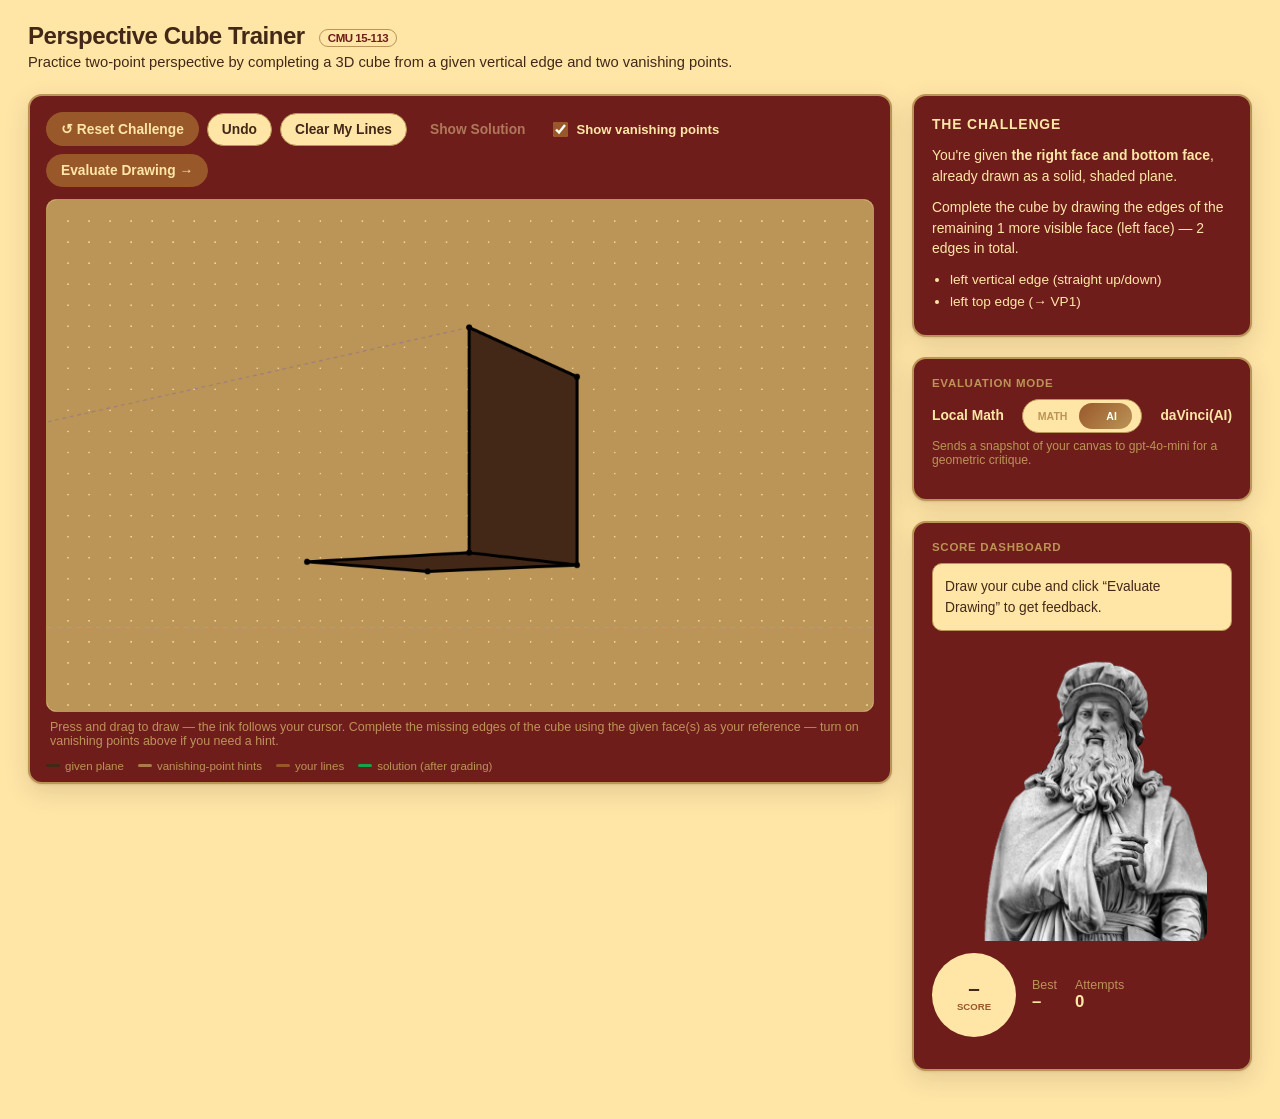
<file: PerspectiveTrainer/templates/index.html>
<!DOCTYPE html>
<html lang="en">
<head>
<meta charset="UTF-8" />
<meta name="viewport" content="width=device-width, initial-scale=1.0" />
<title>Perspective Cube Trainer · CMU 15-113</title>
<link rel="stylesheet" href="../static/style.css" />
</head>
<body>

<header>
  <h1>Perspective Cube Trainer <span class="badge">CMU 15-113</span></h1>
  <p>Practice two-point perspective by completing a 3D cube from a given vertical edge and two vanishing points.</p>
</header>

<main>
  <!-- Left: canvas + toolbar -->
  <div class="card canvas-card">
    <div class="toolbar">
      <button id="resetBtn" class="primary">↺ Reset Challenge</button>
      <button id="undoBtn">Undo</button>
      <button id="clearBtn">Clear My Lines</button>
      <button id="solutionBtn" class="ghost" disabled>Show Solution</button>
      <label class="vp-toggle-label">
        <input type="checkbox" id="vpToggle" checked />
        Show vanishing points
      </label>
      <div class="spacer"></div>
      <button id="evaluateBtn" class="primary">Evaluate Drawing →</button>
    </div>
    <canvas id="canvas" width="1100" height="680"></canvas>
    <div class="canvas-footnote">
      Press and drag to draw — the ink follows your cursor. Complete the missing edges of the cube using the given face(s) as your reference — turn on vanishing points above if you need a hint.
    </div>
    <div class="legend">
      <span><i class="swatch" style="background:#432818"></i> given plane</span>
      <span><i class="swatch" style="background:#bb9457;opacity:.8"></i> vanishing-point hints</span>
      <span><i class="swatch" style="background:#99582a"></i> your lines</span>
      <span><i class="swatch" style="background:#16a34a"></i> solution (after grading)</span>
    </div>
  </div>

  <!-- Right: instructions, mode toggle, dashboard -->
  <div style="display:flex; flex-direction:column; gap:20px;">

    <div class="card instructions">
      <p class="section-title">The Challenge</p>
      <p id="challengeGiven">You're given one full face of the cube, already drawn as a solid, shaded plane.</p>
      <p id="challengeRemaining">Complete the rest by drawing the missing edges of the remaining visible face(s), using the vanishing points and the given plane's corners as your reference.</p>
      <ul id="challengeEdgeList"></ul>
    </div>

    <div class="card">
      <p class="section-title">Evaluation Mode</p>
      <div class="mode-row">
        <span class="mode-label" id="modeLeftLabel">Local Math</span>
        <label class="switch">
          <!-- Added 'checked' to make the AI mode the visual default -->
          <input type="checkbox" id="modeToggle" checked />
          <span class="track-label left">MATH</span>
          <span class="track-label right">AI</span>
          <span class="knob"></span>
        </label>
        <span class="mode-label" id="modeRightLabel">daVinci(AI)</span>
      </div>
      <p class="mode-help" id="modeHelp">Sends a snapshot of your canvas to gpt-4o-mini for a geometric critique.</p>
    </div>

    <div class="card">
      <p class="section-title">Score Dashboard</p>
      
      <div class="feedback-box" id="feedbackText">Draw your cube and click “Evaluate Drawing” to get feedback.</div>

      <div style="text-align: center; margin: 10px 0;">
        <img src="../static/davinci.png" alt="daVinci Guide" style="width: 250px; height: auto; border-radius: 10px; margin-bottom: 12px; display: block; margin-left: auto; margin-right: auto;" />
      </div>

      <div class="dash-top">
        <div class="score-ring" id="scoreRing" style="--pct:0">
          <div class="inner">
            <div class="num" id="scoreValue">–</div>
            <div class="lbl">SCORE</div>
          </div>
        </div>
        <div class="stat-row">
          <div class="stat">Best<strong id="bestScoreValue">–</strong></div>
          <div class="stat">Attempts<strong id="attemptsValue">0</strong></div>
        </div>
      </div>
      <div class="history" id="historyRow"></div>
    </div>

  </div>
</main>

<script src="../static/main.js"></script>
</body>
</html>
</file>
<file: style.css>
/* CSS Variables for Themes */
        :root {
            --bg-color: #0d1117;
            --header-bg: #161b22;
            --card-bg: #0d1117;
            --border-color: #30363d;
            --text-primary: #c9d1d9;
            --text-secondary: #8b949e;
            --link-color: #58a6ff;
            --btn-bg: #21262d;
            --btn-hover: #30363d;
            --modal-bg: #161b22;
            --verilog-color: #848bf3;
            --c-color: #555555;
            --hardware-color: #e34c26;
        }

        [data-theme="light"] {
            --bg-color: #ffffff;
            --header-bg: #f6f8fa;
            --card-bg: #ffffff;
            --border-color: #d0d7de;
            --text-primary: #1F2328;
            --text-secondary: #636c76;
            --link-color: #0969da;
            --btn-bg: #f6f8fa;
            --btn-hover: #f3f4f6;
            --modal-bg: #ffffff;
        }

        * {
            box-sizing: border-box;
            margin: 0;
            padding: 0;
            font-family: -apple-system, BlinkMacSystemFont, "Segoe UI", Helvetica, Arial, sans-serif;
        }

        body {
            background-color: var(--bg-color);
            color: var(--text-primary);
            line-height: 1.5;
            min-height: 100vh;
            display: flex;
            flex-direction: column;
            position: relative;
            transition: background-color 0.3s, color 0.3s;
        }

        /* Low-opacity image background overlay */
        body::before {
            content: "";
            position: fixed;
            top: 0;
            left: 0;
            width: 100%;
            height: 100%;
            background-image: url('background.jpg');
            background-repeat: no-repeat;
            background-position: center center;
            background-size: cover;
            opacity: 0.05; /* Low opacity keeps dark gray dominant */
            z-index: -1;
            pointer-events: none;
        }

        a {
            color: var(--link-color);
            text-decoration: none;
        }

        a:hover {
            text-decoration: underline;
        }

        /* Navbar */
        header {
            background-color: var(--header-bg);
            padding: 16px 32px;
            border-bottom: 1px solid var(--border-color);
            display: flex;
            align-items: center;
            justify-content: space-between;
            font-weight: 600;
        }

        .header-brand {
            display: flex;
            align-items: center;
        }

        .header-logo {
            width: 32px;
            height: 32px;
            background-color: var(--text-primary);
            border-radius: 50%;
            margin-right: 16px;
            display: flex;
            align-items: center;
            justify-content: center;
            color: var(--bg-color);
            font-weight: bold;
        }

        .theme-toggle-btn {
            background-color: var(--btn-bg);
            border: 1px solid var(--border-color);
            color: var(--text-primary);
            padding: 5px 12px;
            font-size: 13px;
            font-weight: 500;
            border-radius: 6px;
            cursor: pointer;
            display: flex;
            align-items: center;
            gap: 6px;
        }

        .theme-toggle-btn:hover {
            background-color: var(--btn-hover);
        }

        /* Layout Container */
        .container {
            max-width: 1280px;
            margin: 0 auto;
            padding: 32px;
            display: flex;
            gap: 32px;
            flex: 1;
            width: 100%;
        }

        /* Sidebar */
        .sidebar {
            width: 296px;
            flex-shrink: 0;
        }

        .avatar {
            width: 296px;
            height: 296px;
            border-radius: 50%;
            border: 1px solid var(--border-color);
            margin-bottom: 16px;
            background-image: url('profile_pic.png');
            background-size: cover;
        }

        .names {
            margin-bottom: 12px;
        }

        .names h1 {
            font-size: 26px;
            line-height: 1.25;
            font-weight: 600;
        }

        .names h2 {
            font-size: 20px;
            color: var(--text-secondary);
            font-weight: 300;
        }

        .bio {
            margin-bottom: 16px;
            font-size: 16px;
        }

        .btn-edit {
            display: block;
            width: 100%;
            text-align: center;
            background-color: var(--btn-bg);
            border: 1px solid var(--border-color);
            color: var(--text-primary);
            padding: 5px 16px;
            font-size: 14px;
            font-weight: 500;
            border-radius: 6px;
            cursor: pointer;
            margin-bottom: 24px;
        }

        .btn-edit:hover {
            background-color: var(--btn-hover);
            text-decoration: none;
        }

        .contact-info {
            margin-bottom: 16px;
            font-size: 14px;
        }

        .contact-info ul {
            list-style: none;
        }

        .contact-info li {
            margin-bottom: 8px;
            display: flex;
            align-items: center;
            gap: 8px;
        }

        .contact-icon {
            stroke: var(--text-secondary);
            fill: none;
            width: 16px;
            height: 16px;
            flex-shrink: 0;
        }

        /* Projects Grid */
        .main-content {
            flex-grow: 1;
        }

        .section-header {
            font-size: 16px;
            font-weight: 400;
            margin-bottom: 16px;
        }

        .projects-grid {
            display: grid;
            grid-template-columns: repeat(auto-fill, minmax(350px, 1fr));
            gap: 16px;
        }

        .project-card {
            border: 1px solid var(--border-color);
            border-radius: 6px;
            padding: 16px;
            background-color: var(--card-bg);
            display: flex;
            flex-direction: column;
            cursor: pointer;
            transition: transform 0.15s ease, border-color 0.15s ease;
        }

        .project-card:hover {
            transform: translateY(-2px);
            border-color: var(--link-color);
        }

        .project-title {
            font-size: 14px;
            font-weight: 600;
            margin-bottom: 8px;
            display: flex;
            align-items: center;
            gap: 8px;
        }

        .project-title svg {
            fill: var(--text-secondary);
        }

        .project-badge {
            font-size: 12px;
            border: 1px solid var(--border-color);
            border-radius: 2em;
            padding: 0 7px;
            color: var(--text-secondary);
            margin-left: auto;
        }

        .project-desc {
            font-size: 12px;
            color: var(--text-secondary);
            margin-bottom: 16px;
            flex-grow: 1;
        }

        .project-meta {
            font-size: 12px;
            color: var(--text-secondary);
            display: flex;
            align-items: center;
            gap: 16px;
        }

        .lang-dot {
            width: 12px;
            height: 12px;
            border-radius: 50%;
            display: inline-block;
            margin-right: 4px;
            vertical-align: text-bottom;
        }

        /* Project Modal Overlay */
        .modal-overlay {
            position: fixed;
            top: 0;
            left: 0;
            width: 100vw;
            height: 100vh;
            background-color: rgba(0, 0, 0, 0.4);
            display: flex;
            justify-content: center;
            align-items: center;
            z-index: 1000;
            opacity: 0;
            pointer-events: none;
            transition: opacity 0.2s ease;
        }

        .modal-overlay.active {
            opacity: 1;
            pointer-events: auto;
        }

        .modal-container {
            width: 90%;
            max-width: 900px;
            height: 80vh;
            background-color: var(--modal-bg);
            border: 1px solid var(--border-color);
            border-radius: 8px;
            display: flex;
            flex-direction: column;
            overflow: hidden;
            box-shadow: 0 8px 24px rgba(0,0,0,0.2);
            color: var(--text-primary);
        }

        .modal-header {
            padding: 12px 16px;
            background-color: var(--header-bg);
            border-bottom: 1px solid var(--border-color);
            display: flex;
            align-items: center;
            justify-content: space-between;
        }

        .modal-title {
            font-size: 14px;
            font-weight: 600;
            display: flex;
            align-items: center;
            gap: 10px;
        }

        .modal-actions {
            display: flex;
            align-items: center;
            gap: 12px;
        }

        .external-link-btn {
            font-size: 13px;
            color: var(--link-color);
        }

        .close-modal-btn {
            background: none;
            border: none;
            color: var(--text-secondary);
            font-size: 20px;
            cursor: pointer;
            line-height: 1;
        }

        .close-modal-btn:hover {
            color: var(--text-primary);
        }

        .modal-body {
            flex: 1;
            padding: 24px;
            overflow-y: auto;
            background-color: var(--modal-bg);
        }

        .readme-box {
            border: 1px solid var(--border-color);
            border-radius: 6px;
            background-color: var(--bg-color);
            padding: 20px;
        }

        .readme-header {
            font-size: 12px;
            font-weight: 600;
            color: var(--text-secondary);
            border-bottom: 1px solid var(--border-color);
            padding-bottom: 8px;
            margin-bottom: 16px;
            text-transform: uppercase;
        }

        .file-list {
            border: 1px solid var(--border-color);
            border-radius: 6px;
            margin-bottom: 20px;
            list-style: none;
            background-color: var(--header-bg);
        }

        .file-item {
            padding: 8px 12px;
            border-bottom: 1px solid var(--border-color);
            font-size: 13px;
            display: flex;
            align-items: center;
            gap: 8px;
            font-family: monospace;
        }

        .file-item:last-child {
            border-bottom: none;
        }

        /* Footer */
        footer {
            border-top: 1px solid var(--border-color);
            margin-top: 40px;
            padding: 24px 32px;
            text-align: center;
            font-size: 12px;
            color: var(--text-secondary);
        }

        /* Section Spacing & Box Styles */
        .section-header.extra-space {
            margin-top: 32px;
        }

        .skills-box, .interests-box {
            border: 1px solid var(--border-color);
            border-radius: 6px;
            background-color: var(--card-bg);
            padding: 20px;
            margin-bottom: 24px;
        }

        /* Skills Categories & Badges */
        .skill-category {
            margin-bottom: 16px;
        }

        .skill-category:last-child {
            margin-bottom: 0;
        }

        .skill-category h3 {
            font-size: 13px;
            font-weight: 600;
            color: var(--text-secondary);
            margin-bottom: 10px;
            text-transform: uppercase;
        }

        .badges-group {
            display: flex;
            flex-wrap: wrap;
            gap: 8px;
        }

        .badge {
            background-color: var(--btn-bg);
            border: 1px solid var(--border-color);
            color: var(--link-color);
            font-size: 12px;
            font-weight: 500;
            padding: 4px 10px;
            border-radius: 2em;
            display: inline-block;
        }

        /* Interests List */
        .interests-list {
            list-style: none;
            font-size: 14px;
        }

        .interests-list li {
            position: relative;
            padding-left: 20px;
            margin-bottom: 10px;
            color: var(--text-primary);
        }

        .interests-list li:last-child {
            margin-bottom: 0;
        }

        .interests-list li::before {
            content: "▹";
            position: absolute;
            left: 0;
            color: var(--link-color);
        }

        @media (max-width: 768px) {
            .container {
                flex-direction: column;
            }
            .sidebar {
                width: 100%;
            }
            .avatar {
                width: 100%;
                max-width: 296px;
                height: auto;
                aspect-ratio: 1/1;
            }
            .modal-container {
                width: 95%;
                height: 85vh;
            }
        }
</file>
<file: PerspectiveTrainer/static/style.css>
:root{
    --bg:#ffe6a7;
    --panel:#6f1d1b; /* Dark wine for the card sections */
    --accent:#99582a;
    --accent-dark:#432818;
    --accent2:#bb9457;
    --text:#432818; /* Dark coffee for standard text */
    --muted:#bb9457; /* Camel for muted text */
    --border:#bb9457;
    --good:#16a34a;
    --warn:#d97706;
    --bad:#432818;
    --orange:#99582a;
    --radius:14px;
    --shadow:0 1px 2px rgba(67,40,24,0.1), 0 8px 24px rgba(67,40,24,0.15);
  }
  *{box-sizing:border-box;}
  body{
    margin:0;
    font-family:-apple-system,BlinkMacSystemFont,"Segoe UI",Roboto,Helvetica,Arial,sans-serif;
    background:var(--bg);
    color:var(--text);
    min-height:100vh;
  }
  header{
    padding:22px 28px 8px;
    max-width:1440px;
    margin:0 auto;
  }
  header h1{
    margin:0 0 4px;
    font-size:1.5rem;
    letter-spacing:-0.02em;
  }
  header p{
    margin:0;
    color:var(--accent-dark);
    font-size:0.92rem;
  }
  .badge{
    display:inline-block;
    background:var(--bg);
    color:var(--panel);
    font-size:0.72rem;
    font-weight:600;
    padding:2px 8px;
    border-radius:999px;
    margin-left:8px;
    vertical-align:middle;
    border:1px solid var(--border);
  }
  main{
    max-width:1440px;
    margin:0 auto;
    padding:16px 28px 48px;
    display:grid;
    grid-template-columns:1fr 340px;
    gap:20px;
    align-items:start;
  }
  @media (max-width:920px){
    main{grid-template-columns:1fr;}
  }
  .card{
    background:var(--panel);
    color:var(--bg); /* Cream text inside the dark wine card */
    border-radius:var(--radius);
    box-shadow:var(--shadow);
    border:2px solid var(--border);
    padding:18px;
  }
  .canvas-card{ padding:16px 16px 10px; }
  .toolbar{
    display:flex;
    flex-wrap:wrap;
    gap:8px;
    align-items:center;
    margin-bottom:12px;
  }
  button{
    font:inherit;
    cursor:pointer;
    border:1px solid var(--border);
    background:var(--bg);
    color:var(--text);
    padding:8px 14px;
    border-radius:999px;
    font-size:0.86rem;
    font-weight:600;
    transition:all .12s ease;
  }
  button:hover{ border-color:var(--accent); color:var(--panel); }
  button:disabled{ opacity:0.45; cursor:not-allowed; }
  button.primary{
    background:var(--accent);
    border-color:var(--accent);
    color:var(--bg);
  }
  button.primary:hover{ background:var(--accent2); border-color:var(--accent2); color:var(--text); }
  button.ghost{ background:transparent; border-color:transparent; color:var(--bg); }
  button.ghost:hover{ border-color:var(--border); }
  .spacer{ flex:1; }
  .vp-toggle-label{
    display:inline-flex;
    align-items:center;
    gap:6px;
    font-size:0.82rem;
    font-weight:600;
    color:var(--bg);
    cursor:pointer;
    user-select:none;
  }
  .vp-toggle-label input{ cursor:pointer; width:15px; height:15px; accent-color:var(--accent); }
  #canvas{
    width:100%;
    height:auto;
    display:block;
    background:var(--bg);
    border-radius:10px;
    border:1px solid var(--border);
    touch-action:none;
    cursor:crosshair;
  }
  .canvas-footnote{
    font-size:0.78rem;
    color:var(--muted);
    padding:8px 4px 4px;
  }
  .section-title{
    font-size:0.72rem;
    text-transform:uppercase;
    letter-spacing:0.06em;
    color:var(--muted);
    font-weight:700;
    margin:0 0 10px;
  }
  .instructions p{
    font-size:0.87rem;
    line-height:1.5;
    color:var(--bg);
    margin:0 0 10px;
  }
  .instructions ul{
    margin:0 0 4px;
    padding-left:18px;
    font-size:0.85rem;
    color:var(--bg);
    line-height:1.6;
  }
  /* mode toggle switch */
  .mode-row{
    display:flex;
    align-items:center;
    justify-content:space-between;
    gap:10px;
    margin-bottom:4px;
  }
  .mode-label{
    font-size:0.86rem;
    font-weight:600;
  }
  .switch{
    position:relative;
    width:120px;
    height:34px;
    background:var(--bg);
    border-radius:999px;
    border:1px solid var(--border);
    cursor:pointer;
    flex-shrink:0;
  }
  .switch input{
    position:absolute;
    inset:0;
    opacity:0;
    margin:0;
    cursor:pointer;
    width:100%;
    height:100%;
  }
  .switch .track-label{
    position:absolute;
    top:0; bottom:0;
    width:50%;
    display:flex;
    align-items:center;
    justify-content:center;
    font-size:0.66rem;
    font-weight:700;
    color:var(--muted);
    pointer-events:none;
    z-index:1;
  }
  .switch .track-label.left{ left:0; }
  .switch .track-label.right{ right:0; }
  .switch .knob{
    position:absolute;
    top:3px; left:3px;
    width:calc(50% - 6px);
    height:calc(100% - 6px);
    background:linear-gradient(135deg,var(--accent),var(--accent2));
    border-radius:999px;
    transition:transform .18s ease;
    z-index:0;
  }
  .switch input:checked ~ .knob{ transform:translateX(100%); }
  .switch input:checked ~ .track-label.right{ color:#fff; }
  .switch input:not(:checked) ~ .track-label.left{ color:#fff; }
  .mode-help{
    font-size:0.76rem;
    color:var(--muted);
    margin:6px 0 14px;
  }
  /* dashboard */
  .dash-top{
    display:flex;
    align-items:center;
    gap:16px;
    margin-bottom:14px;
  }
  .score-ring{
    --pct:0;
    width:84px; height:84px;
    border-radius:50%;
    background:conic-gradient(var(--accent) calc(var(--pct)*1%), var(--bg) 0);
    display:flex; align-items:center; justify-content:center;
    flex-shrink:0;
  }
  .score-ring .inner{
    width:66px; height:66px;
    border-radius:50%;
    background:var(--bg); /* Cream inset */
    display:flex; flex-direction:column;
    align-items:center; justify-content:center;
  }
  .score-ring .inner .num{ font-size:1.3rem; font-weight:800; line-height:1; color:var(--text); }
  .score-ring .inner .lbl{ font-size:0.6rem; color:var(--accent); font-weight:700; margin-top:2px;}
  .stat-row{ display:flex; gap:18px; }
  .stat{ font-size:0.78rem; color:var(--muted); }
  .stat strong{ display:block; font-size:1.05rem; color:var(--bg); font-weight:800; }
  .feedback-box{
    background:var(--bg);
    border:1px solid var(--border);
    border-radius:10px;
    padding:12px;
    font-size:0.86rem;
    line-height:1.55;
    color:var(--text);
    min-height:52px;
  }
  .feedback-box.error{ background:#f2e1e1; border-color:var(--panel); color:var(--panel); }
  .history{
    margin-top:12px;
    display:flex;
    flex-wrap:wrap;
    gap:6px;
  }
  .history .chip{
    font-size:0.72rem;
    font-weight:700;
    padding:3px 9px;
    border-radius:999px;
    background:var(--bg);
    color:var(--text);
    border:1px solid var(--border);
  }
  .chip.mode-ai{ background:var(--accent2); color:var(--text); border-color:var(--accent); }
  .legend{
    display:flex;
    gap:14px;
    flex-wrap:wrap;
    font-size:0.72rem;
    color:var(--muted);
    margin-top:8px;
  }
  .legend span{ display:inline-flex; align-items:center; gap:5px; }
  .swatch{ width:14px; height:3px; border-radius:2px; display:inline-block; }
  .loading-dots::after{
    content:'';
    animation:dots 1.2s steps(4,end) infinite;
  }
  @keyframes dots{ 0%{content:'';} 25%{content:'.';} 50%{content:'..';} 75%{content:'...';} 100%{content:'';} }
</file>
